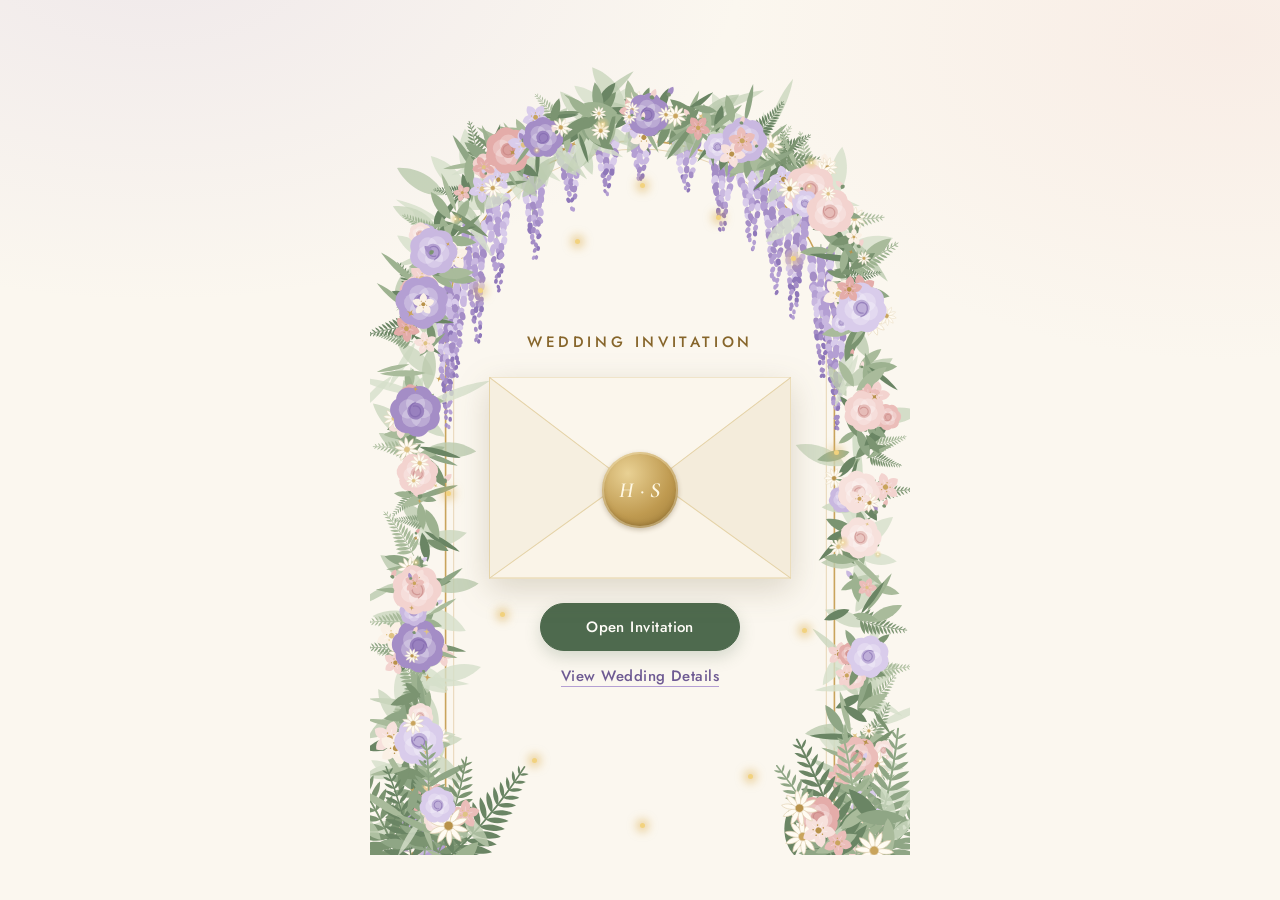
<file: index.html>
<!doctype html>
<html lang="en">
<head>
<meta charset="utf-8">
<meta name="viewport" content="width=device-width, initial-scale=1, viewport-fit=cover">
<title>Haroon &amp; Shaheera Wedding</title>
<meta name="description" content="You are invited to the wedding celebration of Haroon Khurshid with Shaheera Chaudhry. January 2027, Vehari.">
<meta name="theme-color" content="#FBF7EF">
<meta name="color-scheme" content="light">

<!-- Link preview (WhatsApp, iMessage, Facebook). -->
<meta property="og:type" content="website">
<meta property="og:title" content="Haroon Khurshid with Shaheera Chaudhry">
<meta property="og:description" content="Wedding Invitation · January 2027 · Vehari">
<meta property="og:url" content="https://mdgoaltech-web.github.io/haroon-shaheera/">
<meta property="og:image" content="https://mdgoaltech-web.github.io/haroon-shaheera/assets/cover.jpg">
<meta property="og:image:width" content="1200">
<meta property="og:image:height" content="630">
<meta property="og:image:alt" content="A garden arch of lilac and blush flowers around the names Haroon Khurshid with Shaheera Chaudhry">
<meta name="twitter:card" content="summary_large_image">

<link rel="icon" href="assets/favicon.svg" type="image/svg+xml">
<link rel="preconnect" href="https://fonts.googleapis.com">
<link rel="preconnect" href="https://fonts.gstatic.com" crossorigin>
<link rel="stylesheet" href="https://fonts.googleapis.com/css2?family=Amiri&family=Cormorant+Garamond:ital,wght@0,500;0,600;1,400;1,500&family=Jost:wght@400;500&display=swap">
<link rel="stylesheet" href="styles.css">
</head>
<body>
<!--APP-->
<header class="opening" id="top">
  <div class="stage" id="stage">
    <img class="arch" src="assets/arch.svg" alt="" width="800" height="1200" decoding="async">
    <div class="fireflies" id="fireflies" aria-hidden="true"></div>
    <div class="stage-inner">
      <p class="eyebrow">Wedding Invitation</p>
      <div class="centerpiece">
        <div class="envelope" aria-hidden="true">
          <div class="env-back"></div>
          <div class="env-letter"><span class="env-letter-mark" data-fill="seal"></span></div>
          <svg class="env-pocket" viewBox="0 0 300 200" preserveAspectRatio="none">
            <polygon points="0,0 152,104 0,200" fill="#F6EFE0"/>
            <polygon points="300,0 148,104 300,200" fill="#F4ECDB"/>
            <polygon points="0,200 150,92 300,200" fill="#FAF4E8"/>
            <polyline points="0,200 150,92 300,200" fill="none" stroke="#E5D3A8" stroke-width="1" vector-effect="non-scaling-stroke"/>
            <rect x=".5" y=".5" width="299" height="199" fill="none" stroke="#E5D3A8" stroke-width="1" vector-effect="non-scaling-stroke"/>
          </svg>
          <svg class="env-flap" viewBox="0 0 300 116" preserveAspectRatio="none">
            <polygon points="0,0 300,0 150,114" fill="#FBF6EC" stroke="#E5D3A8" stroke-width="1" vector-effect="non-scaling-stroke"/>
          </svg>
          <div class="env-seal"><span data-fill="seal"></span></div>
        </div>
        <h1 class="names" id="names" aria-live="polite"></h1>
      </div>
      <div class="opening-actions">
        <button class="btn btn-primary" id="openBtn" type="button">Open Invitation</button>
        <a class="text-link" id="detailsLink" href="#events">View Wedding Details</a>
      </div>
    </div>
  </div>
  <noscript><p class="noscript">Please turn on JavaScript to open this invitation.</p></noscript>
</header>

<nav class="quicknav" id="quicknav" aria-label="Sections" hidden>
  <div class="quicknav-inner">
    <a class="quicknav-mark" href="#top" data-fill="seal" aria-label="Back to the top"></a>
    <div class="quicknav-links">
      <a href="#events">Events</a>
      <a href="#location">Location</a>
      <a href="#rsvp" data-if="rsvp">RSVP</a>
    </div>
  </div>
</nav>

<main id="main" hidden>
  <div id="review"></div>
  <section class="section wrap" id="invitation" aria-label="The invitation"></section>
  <section class="section wrap" id="events" aria-labelledby="events-h"></section>
  <section class="section wrap" id="location" aria-labelledby="location-h"></section>
  <section class="section wrap" id="rsvp" aria-labelledby="rsvp-h"></section>
  <section class="section wrap" id="card" aria-labelledby="card-h"></section>
  <footer class="footer" id="share">
    <div class="wrap footer-inner">
      <img class="sprig" src="assets/sprig.svg" alt="" width="260" height="44" loading="lazy">
      <h2 class="footer-title">Share the Invitation</h2>
      <div class="actions actions-center">
        <button class="btn btn-primary" type="button" data-act="share"><span data-icon="share"></span>Share Invitation</button>
        <button class="btn" type="button" data-act="copy-link"><span data-icon="link"></span>Copy Link</button>
      </div>
      <p class="footer-names" id="footerNames"></p>
    </div>
    <img class="meadow" src="assets/meadow.svg" alt="" width="800" height="230" loading="lazy">
  </footer>
</main>

<div class="lightbox" id="lightbox" role="dialog" aria-modal="true" aria-label="Printed card" hidden>
  <div class="lb-bar">
    <p class="lb-caption" id="lbCaption"></p>
    <div class="lb-tools">
      <button type="button" class="lb-btn" data-lb="out" aria-label="Zoom out"><span data-icon="minus"></span></button>
      <button type="button" class="lb-btn" data-lb="in" aria-label="Zoom in"><span data-icon="plus"></span></button>
      <button type="button" class="lb-btn" data-lb="close" aria-label="Close"><span data-icon="close"></span></button>
    </div>
  </div>
  <div class="lb-scroll" id="lbScroll"><img id="lbImg" alt=""></div>
  <div class="lb-nav">
    <button type="button" class="lb-btn" data-lb="prev" aria-label="Previous page"><span data-icon="prev"></span></button>
    <span class="lb-count" id="lbCount"></span>
    <button type="button" class="lb-btn" data-lb="next" aria-label="Next page"><span data-icon="next"></span></button>
  </div>
</div>

<div class="toast" id="toast" role="status" aria-live="polite"></div>
<!--/APP-->
<script src="config.js"></script>
<script src="app.js"></script>
</body>
</html>
</file>
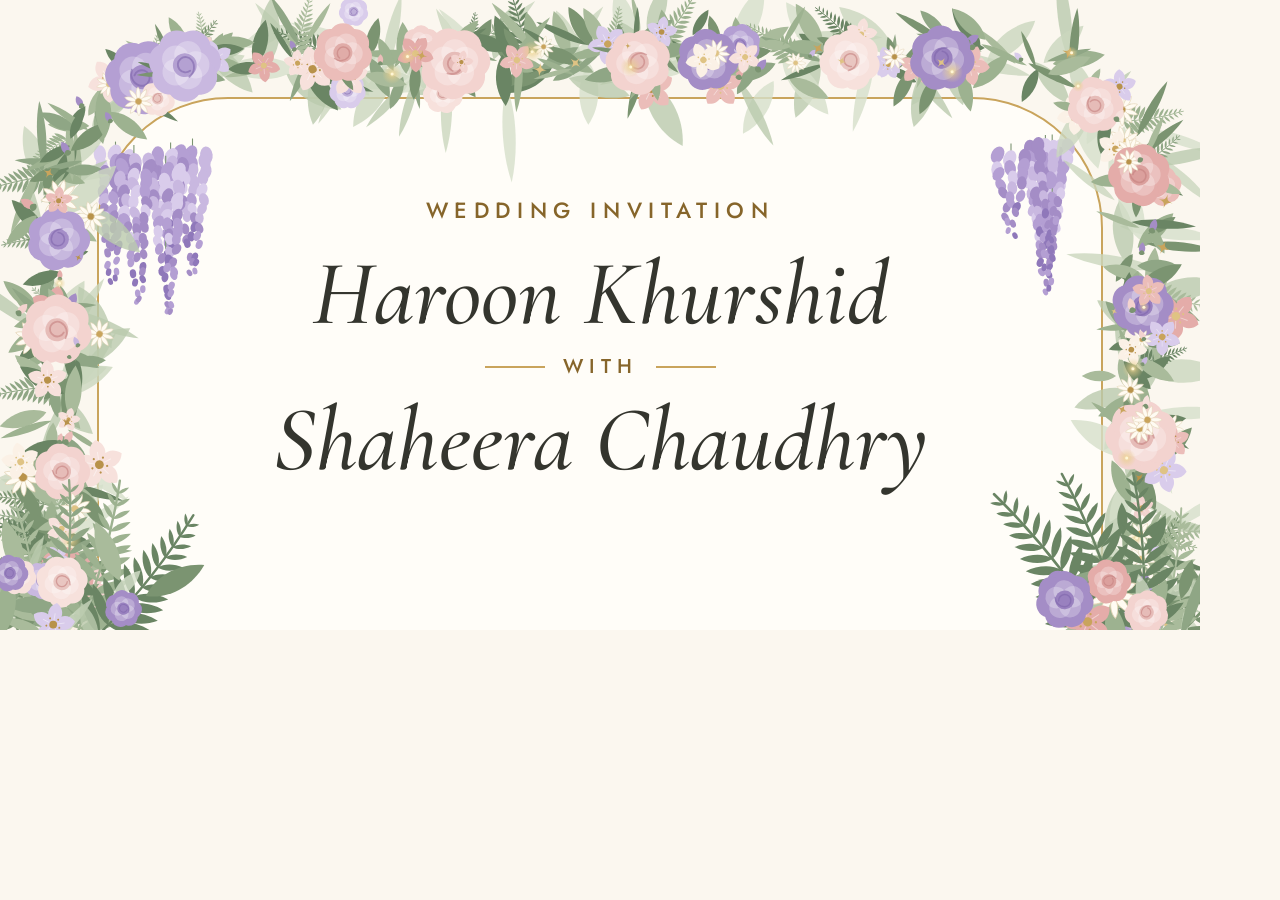
<file: tools/cover.html>
<!doctype html>
<!-- Share-preview cover (1200 x 630). Edit the names here, then run the two commands in README.md to rebuild assets/cover.jpg. -->
<html lang="en"><head><meta charset="utf-8">
<link rel="stylesheet" href="https://fonts.googleapis.com/css2?family=Cormorant+Garamond:ital,wght@1,500&family=Jost:wght@500&display=block">
<style>
html,body{margin:0;width:1200px;height:630px;overflow:hidden;background:#FBF7EF}
body{background:url(../assets/cover-art.svg) center/1200px 630px no-repeat #FBF7EF;display:grid;place-items:center;text-align:center;color:#34352E}
.t{display:grid;gap:10px;justify-items:center;padding-top:56px}
.e,.w{font:500 22px/1 "Jost",sans-serif;letter-spacing:.3em;text-transform:uppercase;color:#86652A}
.n{font:italic 500 92px/1.02 "Cormorant Garamond",Georgia,serif}
.w{display:flex;align-items:center;gap:18px;font-size:20px;padding:6px 0}
.w::before,.w::after{content:"";width:60px;height:1.5px;background:#C9A45C}
.e{margin-bottom:16px}
</style></head><body>
<div class="t"><div class="e">Wedding Invitation</div><div class="n">Haroon Khurshid</div><div class="w">with</div><div class="n">Shaheera Chaudhry</div></div>
</body></html>
</file>
<file: styles.css>
/* Layout: one centred stationery column under a garden arch; ivory paper, gold hairlines, sage actions. */
:root {
  --ivory: #FBF7EF;
  --paper: #FFFDF8;
  --ink: #34352E;
  --ink-soft: #5C5D52;
  --sage: #8FA685;
  --sage-deep: #4E6A4E;
  --sage-mist: #EAF0E3;
  --lilac: #B49FD3;
  --lilac-deep: #6E5A93;
  --lilac-mist: #F3EEF9;
  --blush: #EBBDB9;
  --blush-mist: #FBEFEC;
  --gold: #C9A45C;
  --gold-deep: #86652A;
  --gold-line: #E5D3A8;
  --night: #262B25;
  --display: "Cormorant Garamond", "Iowan Old Style", "Palatino Linotype", Palatino, Georgia, serif;
  --ui: "Jost", "Avenir Next", "Segoe UI", system-ui, sans-serif;
  --arabic: "Amiri", "Noto Naskh Arabic", "Geeza Pro", "Traditional Arabic", serif;
  --gutter-l: max(20px, env(safe-area-inset-left, 0px));
  --gutter-r: max(20px, env(safe-area-inset-right, 0px));
  color-scheme: light;
}

*, *::before, *::after { box-sizing: border-box; }
[hidden] { display: none !important; }
html { scroll-behavior: smooth; -webkit-text-size-adjust: 100%; }
body {
  margin: 0;
  background:
    radial-gradient(60rem 36rem at 12% -6%, rgba(180, 159, 211, .16), transparent 62%),
    radial-gradient(52rem 34rem at 96% 4%, rgba(235, 189, 185, .18), transparent 60%),
    var(--ivory);
  color: var(--ink);
  font-family: var(--display);
  font-size: 19px;
  font-weight: 500;
  line-height: 1.5;
  overflow-x: hidden;
}
img { max-width: 100%; }
p, h1, h2, h3 { margin: 0; }
a { color: inherit; }
:focus-visible { outline: 2px solid var(--lilac-deep); outline-offset: 3px; border-radius: 4px; }

.wrap {
  width: 100%;
  max-width: 660px;
  margin-inline: auto;
  padding-left: var(--gutter-l);
  padding-right: var(--gutter-r);
}

/* ---------- type ---------- */
.eyebrow, .label {
  font-family: var(--ui);
  font-weight: 500;
  font-size: 12px;
  letter-spacing: .24em;
  text-transform: uppercase;
  color: var(--gold-deep);
}
.section { padding-block: 44px; scroll-margin-top: 64px; }
.section-head { display: grid; justify-items: center; gap: 8px; text-align: center; margin-bottom: 26px; }
.section-head h2 {
  font-size: clamp(32px, 8vw, 42px);
  font-style: italic;
  font-weight: 500;
  line-height: 1.1;
  text-wrap: balance;
}
.sprig { display: block; width: 200px; height: auto; }
.note { font-family: var(--ui); font-weight: 400; font-size: 14px; line-height: 1.45; color: var(--ink-soft); }

/* ---------- buttons ---------- */
.btn {
  display: inline-flex; align-items: center; justify-content: center; gap: 9px;
  min-height: 48px; padding: 10px 20px;
  border: 1px solid var(--sage-deep); border-radius: 999px;
  background: var(--paper); color: var(--sage-deep);
  font-family: var(--ui); font-weight: 500; font-size: 15px; letter-spacing: .03em; line-height: 1.2;
  text-decoration: none; text-align: center; cursor: pointer;
  transition: background-color .2s, color .2s, transform .15s;
  -webkit-tap-highlight-color: transparent;
}
.btn:hover { background: var(--sage-mist); }
.btn:active { transform: scale(.98); }
.btn-primary { background: var(--sage-deep); color: var(--paper); }
.btn-primary:hover { background: #40593F; }
.btn svg { width: 19px; height: 19px; flex: none; }
.btn[disabled], .btn.is-off {
  border-style: dashed; border-color: #B9B7A6; background: transparent; color: var(--ink-soft);
  cursor: not-allowed; transform: none;
}
.text-link {
  display: inline-flex; align-items: center; min-height: 44px; padding: 4px 8px;
  font-family: var(--ui); font-weight: 500; font-size: 15px; letter-spacing: .03em;
  color: var(--lilac-deep); text-decoration: underline; text-decoration-color: var(--lilac); text-underline-offset: 5px;
}
.actions { display: grid; grid-template-columns: repeat(auto-fit, minmax(150px, 1fr)); gap: 10px; }
.actions-center { display: flex; flex-wrap: wrap; justify-content: center; }
[data-icon] { display: inline-flex; }

/* ---------- opening ---------- */
.opening {
  display: grid; place-items: center;
  min-height: 100vh; min-height: 100svh;
  padding-block: 10px; overflow: hidden;
}
.stage {
  position: relative;
  width: min(100%, 540px, calc((100vh - 20px) * .6667));
  width: min(100%, 540px, calc((100svh - 20px) * .6667));
  min-width: min(100%, 300px);
  aspect-ratio: 2 / 3;
  container-type: inline-size;
}
.arch { position: absolute; inset: 0; width: 100%; height: 100%; pointer-events: none; user-select: none; }
.stage-inner {
  position: absolute; inset: 22% 15% 6% 15%;
  display: flex; flex-direction: column; align-items: center; justify-content: center;
  gap: 18px; gap: clamp(12px, 4.4cqw, 26px);
  text-align: center;
}
.stage .eyebrow { font-size: 12px; font-size: clamp(11px, 3.2cqw, 15px); }
.centerpiece { display: grid; place-items: center; width: 100%; }
.centerpiece > * { grid-area: 1 / 1; }

.envelope {
  position: relative; width: 80%; aspect-ratio: 3 / 2; perspective: 900px;
  filter: drop-shadow(0 10px 16px rgba(96, 78, 40, .2));
  transition: opacity .5s ease, transform .5s ease, visibility 0s linear .5s;
}
.env-back { position: absolute; inset: 0; background: #EFE5D0; border-radius: 5px; }
.env-letter {
  position: absolute; inset: 6% 6% 4%; z-index: 1;
  display: grid; place-items: start center; padding-top: 9%;
  background: var(--paper); border: 1px solid var(--gold-line); border-radius: 3px;
  transition: transform .85s cubic-bezier(.2, .7, .2, 1) .55s;
}
.env-letter-mark { font-style: italic; font-size: 18px; font-size: 5.4cqw; color: var(--gold-deep); letter-spacing: .06em; }
.env-pocket { position: absolute; inset: 0; width: 100%; height: 100%; z-index: 2; }
.env-flap {
  position: absolute; left: 0; top: 0; width: 100%; height: 58%; z-index: 3;
  transform-origin: 50% 0;
  transition: transform .7s cubic-bezier(.4, 0, .2, 1) .2s, z-index 0s linear .55s;
}
.env-seal {
  position: absolute; left: 50%; top: 56%; z-index: 4;
  width: 25%; aspect-ratio: 1; margin: -12.5% 0 0 -12.5%;
  display: grid; place-items: center; border-radius: 50%;
  background: radial-gradient(circle at 34% 28%, #E9D194, #BF9A50 58%, #9A7836);
  box-shadow: inset 0 0 0 2px rgba(255, 244, 210, .35), inset 0 -3px 5px rgba(90, 64, 20, .35), 0 2px 5px rgba(90, 64, 20, .3);
  color: #FFF8E4; font-style: italic; font-weight: 600; font-size: 13px; font-size: 4cqw; letter-spacing: .02em; white-space: nowrap;
  transition: transform .4s ease, opacity .35s ease;
}
.is-open .env-seal { transform: scale(1.3); opacity: 0; }
.is-open .env-flap { transform: rotateX(180deg); z-index: 0; }
.is-open .env-letter { transform: translateY(-56%); }
.names-in .envelope { opacity: 0; visibility: hidden; transform: translateY(6%) scale(.96); }

.names {
  display: grid; gap: 2px; justify-items: center;
  font-weight: 500; font-style: italic; line-height: 1.08;
  font-size: 32px; font-size: clamp(27px, 9.4cqw, 50px);
  text-wrap: balance; overflow-wrap: anywhere;
  visibility: hidden;
}
.names > span { opacity: 0; transform: translateY(12px); transition: opacity .9s ease, transform .9s cubic-bezier(.2, .7, .2, 1); }
.names .joiner {
  display: flex; align-items: center; gap: 12px;
  font-family: var(--ui); font-style: normal; font-weight: 400; font-size: 13px; font-size: clamp(12px, 3.4cqw, 16px);
  letter-spacing: .24em; text-transform: uppercase; color: var(--gold-deep); padding-block: 8px;
}
.names .joiner::before, .names .joiner::after { content: ""; width: 34px; height: 1px; background: var(--gold); }
.names-in .names { visibility: visible; }
.names-in .names > span { opacity: 1; transform: none; }
.names-in .names > span:nth-child(2) { transition-delay: .35s; }
.names-in .names > span:nth-child(3) { transition-delay: .7s; }
.instant .names > span, .instant .envelope, .instant .env-flap, .instant .env-letter, .instant .env-seal { transition: none !important; }

.opening-actions { display: grid; justify-items: center; gap: 4px; }
.opening-actions .btn { min-width: 200px; box-shadow: 0 6px 16px rgba(78, 106, 78, .22); }
.noscript { font-family: var(--ui); font-size: 15px; text-align: center; padding: 12px 20px; }

.fireflies { position: absolute; inset: 0; pointer-events: none; }
.firefly {
  position: absolute; left: var(--x); top: var(--y); width: 5px; height: 5px; border-radius: 50%;
  background: #F2D27E; box-shadow: 0 0 9px 4px rgba(222, 180, 92, .55);
  animation: drift var(--d) ease-in-out var(--delay) infinite alternate, twinkle calc(var(--d) * .55) ease-in-out var(--delay) infinite alternate;
}
@keyframes drift { to { transform: translate(var(--dx), var(--dy)); } }
@keyframes twinkle { from { opacity: .15; } to { opacity: .95; } }
.petal {
  position: absolute; top: -4%; left: var(--x); width: 11px; height: 14px;
  border-radius: 80% 20% 70% 30% / 70% 30% 70% 30%;
  background: var(--c); opacity: 0; pointer-events: none;
  animation: fall var(--d) ease-in var(--delay) 1 both;
}
@keyframes fall {
  0% { opacity: 0; transform: translate(0, 0) rotate(0); }
  12% { opacity: .9; }
  85% { opacity: .85; }
  100% { opacity: 0; transform: translate(var(--dx), var(--fall)) rotate(var(--rot)); }
}

/* ---------- quick navigation ---------- */
.quicknav {
  position: sticky; top: env(safe-area-inset-top, 0px); z-index: 20;
  background: rgba(251, 247, 239, .94);
  -webkit-backdrop-filter: blur(8px); backdrop-filter: blur(8px);
  border-bottom: 1px solid var(--gold-line);
}
.quicknav-inner {
  max-width: 660px; margin-inline: auto;
  padding-left: var(--gutter-l); padding-right: var(--gutter-r);
  display: flex; align-items: center; justify-content: space-between; gap: 8px;
}
.quicknav-mark { display: inline-flex; align-items: center; min-height: 48px; font-style: italic; font-size: 21px; color: var(--gold-deep); text-decoration: none; white-space: nowrap; }
.quicknav-links { display: flex; }
.quicknav-links a {
  display: inline-flex; align-items: center; min-height: 48px; padding-inline: 11px;
  font-family: var(--ui); font-weight: 500; font-size: 13px; letter-spacing: .16em; text-transform: uppercase;
  color: var(--ink); text-decoration: none;
}
.quicknav-links a:last-child { padding-right: 0; }
.quicknav-links a:hover { color: var(--lilac-deep); }

/* ---------- review notes (owner only) ---------- */
.review {
  margin-top: 28px; padding: 18px 20px;
  border: 1.5px dashed var(--gold-deep); border-radius: 14px; background: #FFF8E6;
  font-family: var(--ui); font-weight: 400; font-size: 15px; line-height: 1.5;
}
.review h2 { font-family: var(--ui); font-weight: 500; font-size: 13px; letter-spacing: .18em; text-transform: uppercase; color: var(--gold-deep); margin-bottom: 4px; }
.review ul { margin: 10px 0 0; padding-left: 20px; display: grid; gap: 8px; }
.review strong { font-weight: 500; }

/* ---------- the invitation ---------- */
.invite {
  position: relative; max-width: 520px; margin-inline: auto;
  padding: 92px 30px 44px; text-align: center;
  background: var(--paper);
  border: 1px solid var(--gold-line);
  border-radius: 260px 260px 22px 22px;
  box-shadow: 0 18px 40px -24px rgba(96, 78, 40, .35);
  display: grid; justify-items: center; gap: 18px;
}
.invite::before {
  content: ""; position: absolute; inset: 9px; pointer-events: none;
  border: 1px solid var(--gold); border-radius: 251px 251px 14px 14px; opacity: .55;
}
.invite > * { position: relative; }
.bismillah { font-family: var(--arabic); font-weight: 400; font-size: clamp(24px, 6.6vw, 30px); line-height: 1.7; color: var(--gold-deep); }
.invite .hosts { font-size: clamp(23px, 6.2vw, 28px); font-weight: 600; line-height: 1.2; text-wrap: balance; }
.invite .wording { max-width: 26em; text-wrap: balance; }
.invite .couple {
  display: grid; justify-items: center; gap: 2px; padding-block: 6px;
  font-style: italic; font-weight: 500; line-height: 1.08;
  font-size: clamp(34px, 10vw, 50px);
  text-wrap: balance; overflow-wrap: anywhere;
}
.invite .couple .joiner {
  font-family: var(--ui); font-style: normal; font-weight: 400; font-size: 13px;
  letter-spacing: .24em; text-transform: uppercase; color: var(--gold-deep); padding-block: 10px;
}

/* ---------- events ---------- */
.event-list, .venue-list { display: grid; gap: 14px; }
.event {
  background: var(--paper); border: 1px solid var(--gold-line); border-radius: 18px;
  box-shadow: 0 14px 30px -26px rgba(96, 78, 40, .4);
}
.event-head {
  display: grid; grid-template-columns: auto minmax(0, 1fr) auto; align-items: center; gap: 12px;
  width: 100%; padding: 16px 16px 16px 14px;
  background: none; border: 0; border-radius: 18px; color: inherit; font: inherit; text-align: left; cursor: pointer;
  -webkit-tap-highlight-color: transparent;
}
.event-date {
  display: grid; justify-items: center; gap: 1px; min-width: 76px; padding-right: 12px;
  border-right: 1px solid var(--gold-line); text-align: center;
}
.event-date .d-day, .event-date .d-month { font-family: var(--ui); font-weight: 500; font-size: 10.5px; letter-spacing: .07em; text-transform: uppercase; color: var(--ink-soft); white-space: nowrap; }
.event-date .d-num { font-size: 44px; font-style: italic; font-weight: 500; line-height: 1; color: var(--lilac-deep); font-variant-numeric: lining-nums; }
.event-date .d-num sup { font-size: 16px; vertical-align: top; position: relative; top: 4px; margin-left: 1px; }
.event-sum { display: grid; gap: 3px; min-width: 0; }
.event-sum .ev-name { font-size: clamp(25px, 6.8vw, 30px); font-style: italic; font-weight: 500; line-height: 1.12; overflow-wrap: anywhere; }
.event-sum .where { font-family: var(--ui); font-weight: 400; font-size: 14.5px; line-height: 1.35; color: var(--ink); }
.event-sum .when { font-family: var(--ui); font-weight: 400; font-size: 13.5px; color: var(--ink-soft); }
.chev { width: 18px; height: 18px; color: var(--gold-deep); transition: transform .3s ease; }
.event.open .chev { transform: rotate(180deg); }
.event-panel { display: grid; grid-template-rows: 0fr; transition: grid-template-rows .35s ease; }
.event.open .event-panel { grid-template-rows: 1fr; }
.event-panel > div { min-height: 0; overflow: hidden; visibility: hidden; transition: visibility 0s linear .35s; }
.event.open .event-panel > div { visibility: visible; transition-delay: 0s; }
.event-body { display: grid; gap: 18px; padding: 4px 18px 20px; border-top: 1px solid var(--gold-line); margin-inline: 14px; padding-inline: 4px; padding-top: 18px; }
.event-intro { font-style: italic; font-size: 20px; line-height: 1.4; text-align: center; text-wrap: balance; }
.programme { margin: 0; display: grid; gap: 8px; }
.programme div { display: flex; align-items: baseline; gap: 10px; }
.programme dt { font-size: 21px; font-weight: 600; }
.programme .lead { flex: 1; border-bottom: 1px dotted var(--gold); transform: translateY(-4px); min-width: 20px; }
.programme dd { margin: 0; font-family: var(--ui); font-weight: 500; font-size: 16px; letter-spacing: .04em; font-variant-numeric: tabular-nums; white-space: nowrap; }
.place { display: grid; gap: 2px; }
.place .p-name { font-size: 21px; font-weight: 600; line-height: 1.25; }
.place .p-addr { font-family: var(--ui); font-weight: 400; font-size: 15px; color: var(--ink-soft); }
.cal { display: grid; gap: 10px; }
.cal-options { display: grid; grid-template-columns: repeat(auto-fit, minmax(150px, 1fr)); gap: 10px; }

/* ---------- venues ---------- */
.venue {
  display: grid; gap: 14px; padding: 20px 18px;
  background: var(--paper); border: 1px solid var(--gold-line); border-radius: 18px;
}
.venue .for { font-family: var(--ui); font-weight: 400; font-size: 14px; color: var(--lilac-deep); }

/* ---------- rsvp ---------- */
.rsvp-box {
  display: grid; gap: 20px; padding: 24px 18px;
  background: var(--lilac-mist); border: 1px solid #DDD0EE; border-radius: 18px;
}
.rsvp-number { display: grid; gap: 10px; }
.rsvp-number .num { font-family: var(--ui); font-weight: 500; font-size: 22px; letter-spacing: .06em; font-variant-numeric: tabular-nums; text-align: center; user-select: all; }
.rsvp-number + .rsvp-number { padding-top: 20px; border-top: 1px solid #DDD0EE; }
.rsvp-number .num-row { display: flex; align-items: center; justify-content: center; gap: 12px; }
.icon-btn { display: grid; place-items: center; width: 44px; height: 44px; flex: none; border: 1px solid #CFC0E4; border-radius: 50%; background: var(--paper); color: var(--lilac-deep); cursor: pointer; }
.icon-btn:hover { background: #fff; }
.icon-btn svg { width: 19px; height: 19px; }
.rsvp-actions { display: grid; grid-template-columns: repeat(auto-fit, minmax(120px, 1fr)); gap: 8px; }
.rsvp-actions .btn { padding-inline: 12px; }
.field { display: grid; gap: 8px; }
.field textarea {
  width: 100%; min-height: 190px; padding: 12px 14px; resize: vertical;
  border: 1px solid #CFC0E4; border-radius: 12px; background: var(--paper); color: var(--ink);
  font-family: var(--ui); font-weight: 400; font-size: 16px; line-height: 1.45;
}

/* ---------- printed card ---------- */
.pages { display: grid; grid-template-columns: repeat(auto-fill, minmax(132px, 1fr)); gap: 12px; }
.page-thumb {
  display: grid; gap: 8px; padding: 8px 8px 10px;
  background: var(--paper); border: 1px solid var(--gold-line); border-radius: 12px;
  color: inherit; font: inherit; cursor: zoom-in; text-align: center;
}
.page-thumb img { display: block; width: 100%; height: auto; aspect-ratio: 1; object-fit: cover; object-position: top; border-radius: 6px; background: #EEE; }
.page-thumb span { font-family: var(--ui); font-weight: 500; font-size: 13px; letter-spacing: .06em; }

.lightbox {
  position: fixed; inset: 0; z-index: 50;
  display: grid; grid-template-rows: auto minmax(0, 1fr) auto;
  background: rgba(38, 43, 37, .96); color: var(--paper);
  padding-top: env(safe-area-inset-top, 0px); padding-bottom: env(safe-area-inset-bottom, 0px);
}
.lb-bar, .lb-nav { display: flex; align-items: center; justify-content: space-between; gap: 8px; padding: 8px var(--gutter-r) 8px var(--gutter-l); }
.lb-nav { justify-content: center; gap: 22px; }
.lb-caption, .lb-count { font-family: var(--ui); font-weight: 500; font-size: 14px; letter-spacing: .12em; text-transform: uppercase; }
.lb-tools { display: flex; gap: 8px; }
.lb-btn {
  display: grid; place-items: center; width: 46px; height: 46px; border-radius: 50%;
  background: rgba(255, 253, 248, .1); border: 1px solid rgba(255, 253, 248, .4); color: var(--paper); cursor: pointer;
}
.lb-btn:hover { background: rgba(255, 253, 248, .2); }
.lb-btn[disabled] { opacity: .35; cursor: default; }
.lb-btn svg { width: 20px; height: 20px; }
.lightbox :focus-visible { outline-color: #E9D194; }
.lb-scroll { overflow: auto; -webkit-overflow-scrolling: touch; display: grid; touch-action: pan-x pan-y pinch-zoom; }
.lb-scroll img { display: block; margin: auto; width: calc(var(--fit, 100%) * var(--z, 1)); max-width: none; height: auto; cursor: zoom-in; }
.lb-scroll.zoomed img { cursor: zoom-out; }

/* ---------- footer ---------- */
.footer { margin-top: 20px; text-align: center; scroll-margin-top: 64px; }
.footer-inner { display: grid; justify-items: center; gap: 16px; padding-block: 30px 10px; }
.footer-title { font-size: clamp(28px, 7vw, 36px); font-style: italic; font-weight: 500; line-height: 1.1; }
.footer-names { font-style: italic; font-size: 22px; color: var(--gold-deep); padding-top: 14px; text-wrap: balance; }
.meadow { display: block; width: 100%; height: clamp(120px, 26vw, 230px); object-fit: cover; object-position: center bottom; margin-top: 4px; }

.toast {
  position: fixed; left: 50%; bottom: calc(22px + env(safe-area-inset-bottom, 0px)); z-index: 60;
  transform: translate(-50%, 20px); max-width: calc(100% - 32px);
  padding: 12px 20px; border-radius: 999px; background: var(--night); color: var(--paper);
  font-family: var(--ui); font-weight: 500; font-size: 15px; text-align: center;
  opacity: 0; pointer-events: none; transition: opacity .25s, transform .25s;
}
.toast.show { opacity: 1; transform: translate(-50%, 0); }

@media (min-width: 700px) {
  .section { padding-block: 56px; }
  .event-head { padding: 20px 22px 20px 18px; gap: 22px; }
  .event-body { margin-inline: 22px; }
  .venue, .rsvp-box { padding: 26px; }
}
@media (max-width: 359px) {
  .event-head { gap: 10px; padding-inline: 10px; }
  .event-date { min-width: 74px; padding-right: 10px; }
  .quicknav-links a { padding-inline: 8px; letter-spacing: .1em; }
}

@media (prefers-reduced-motion: reduce) {
  html { scroll-behavior: auto; }
  *, *::before, *::after { animation: none !important; transition: none !important; }
  .firefly { opacity: .7; }
}
</file>
